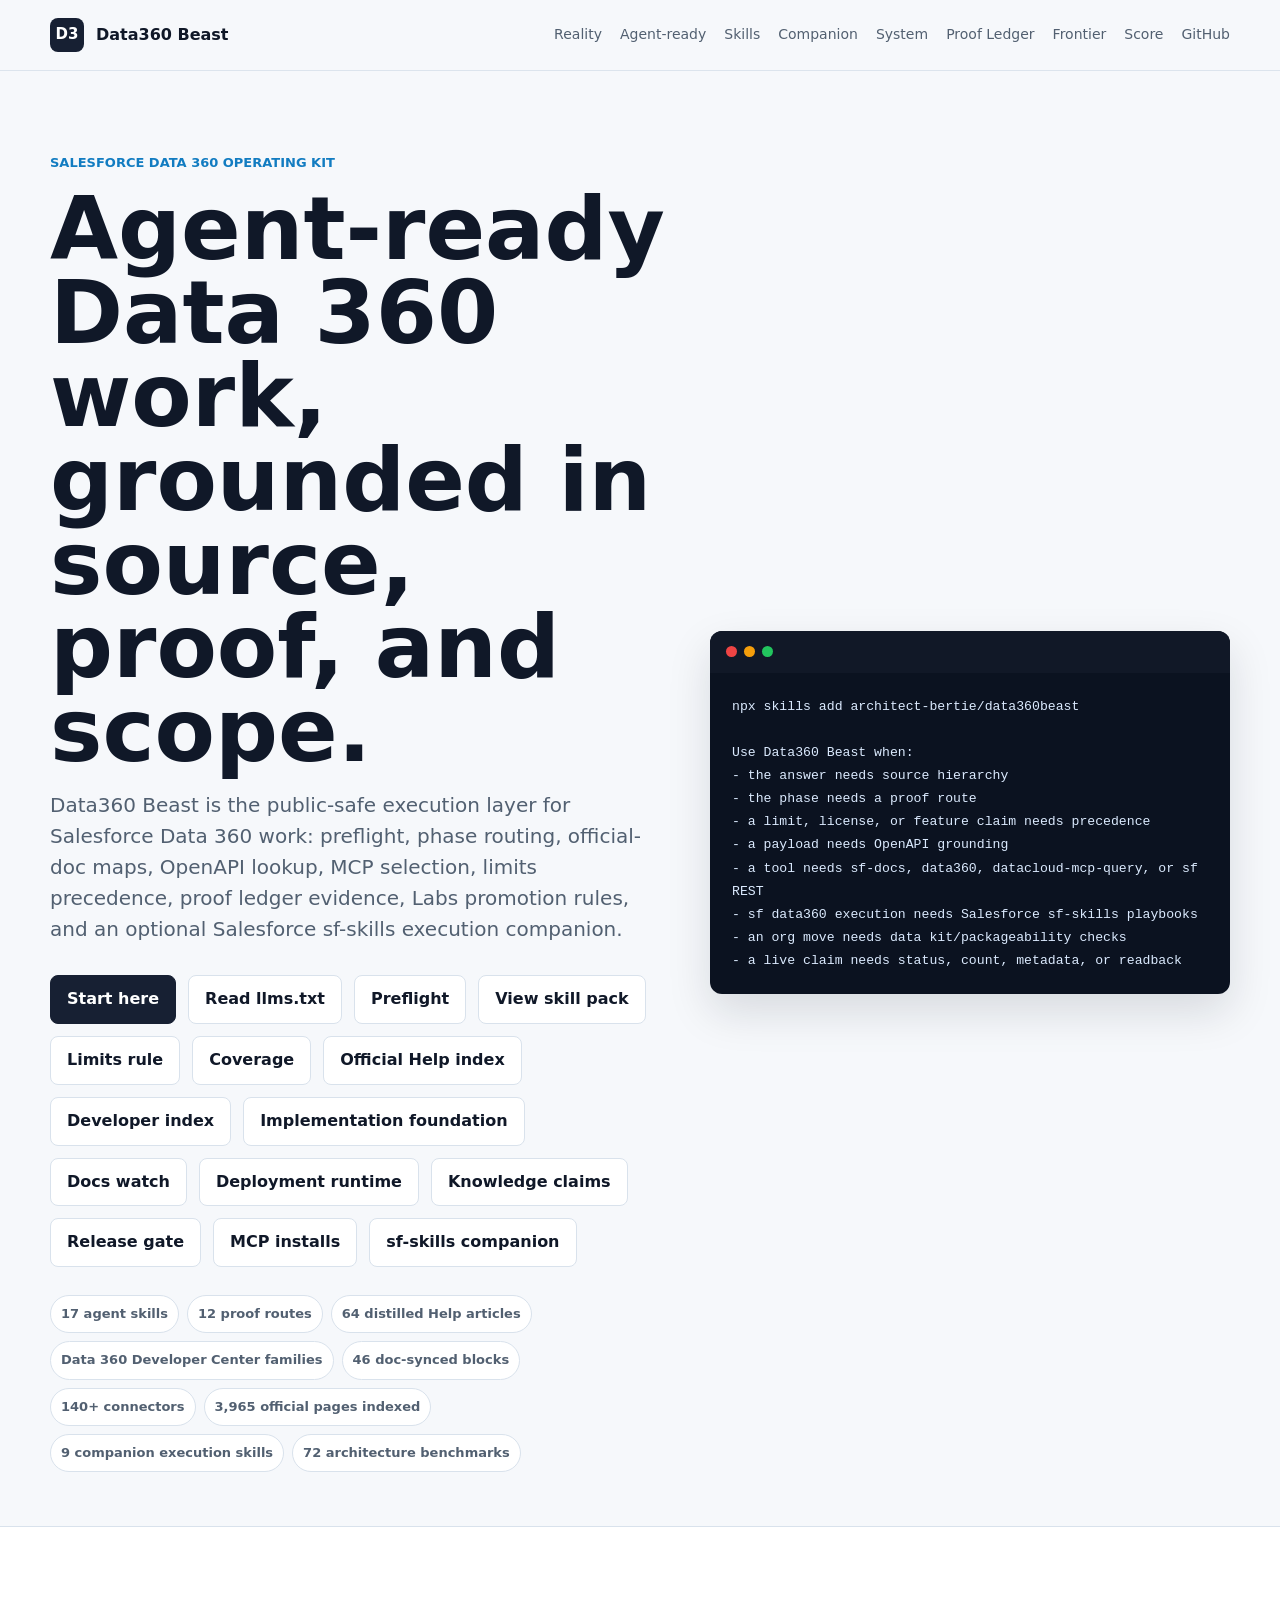
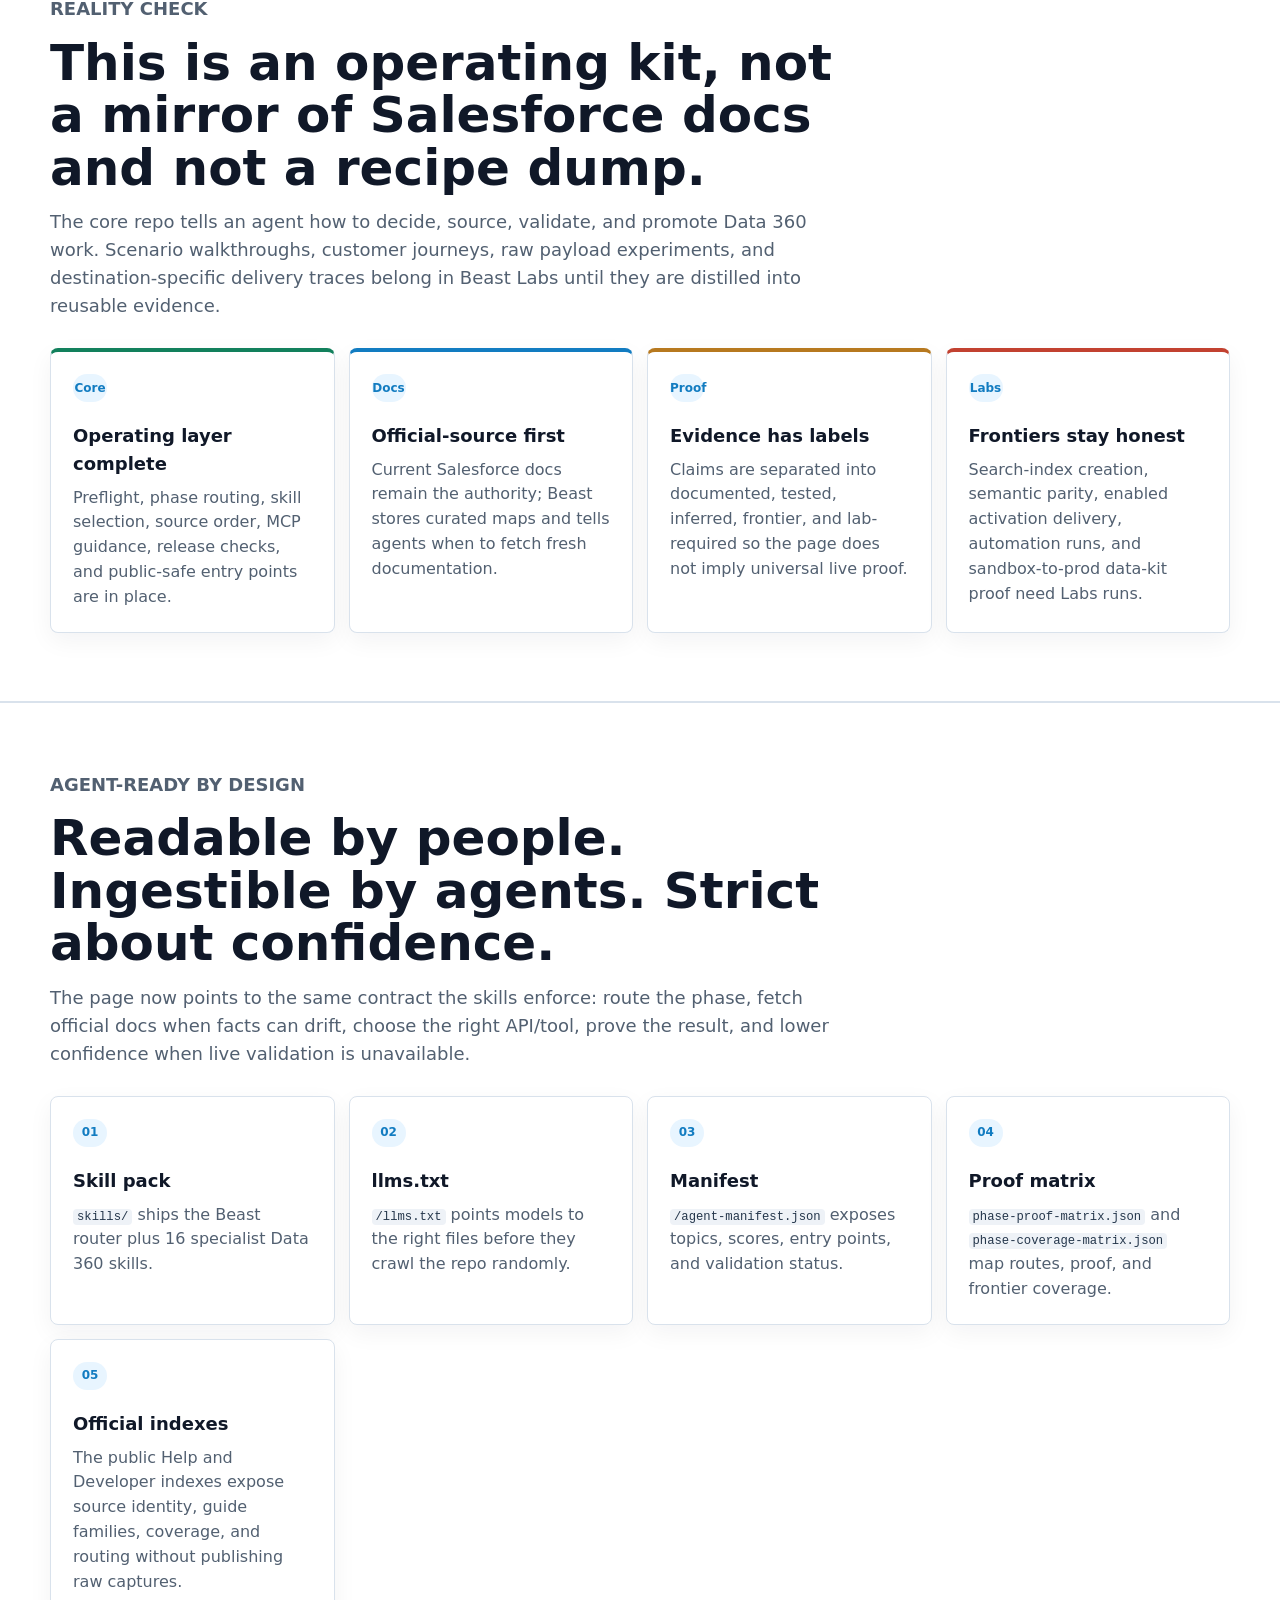
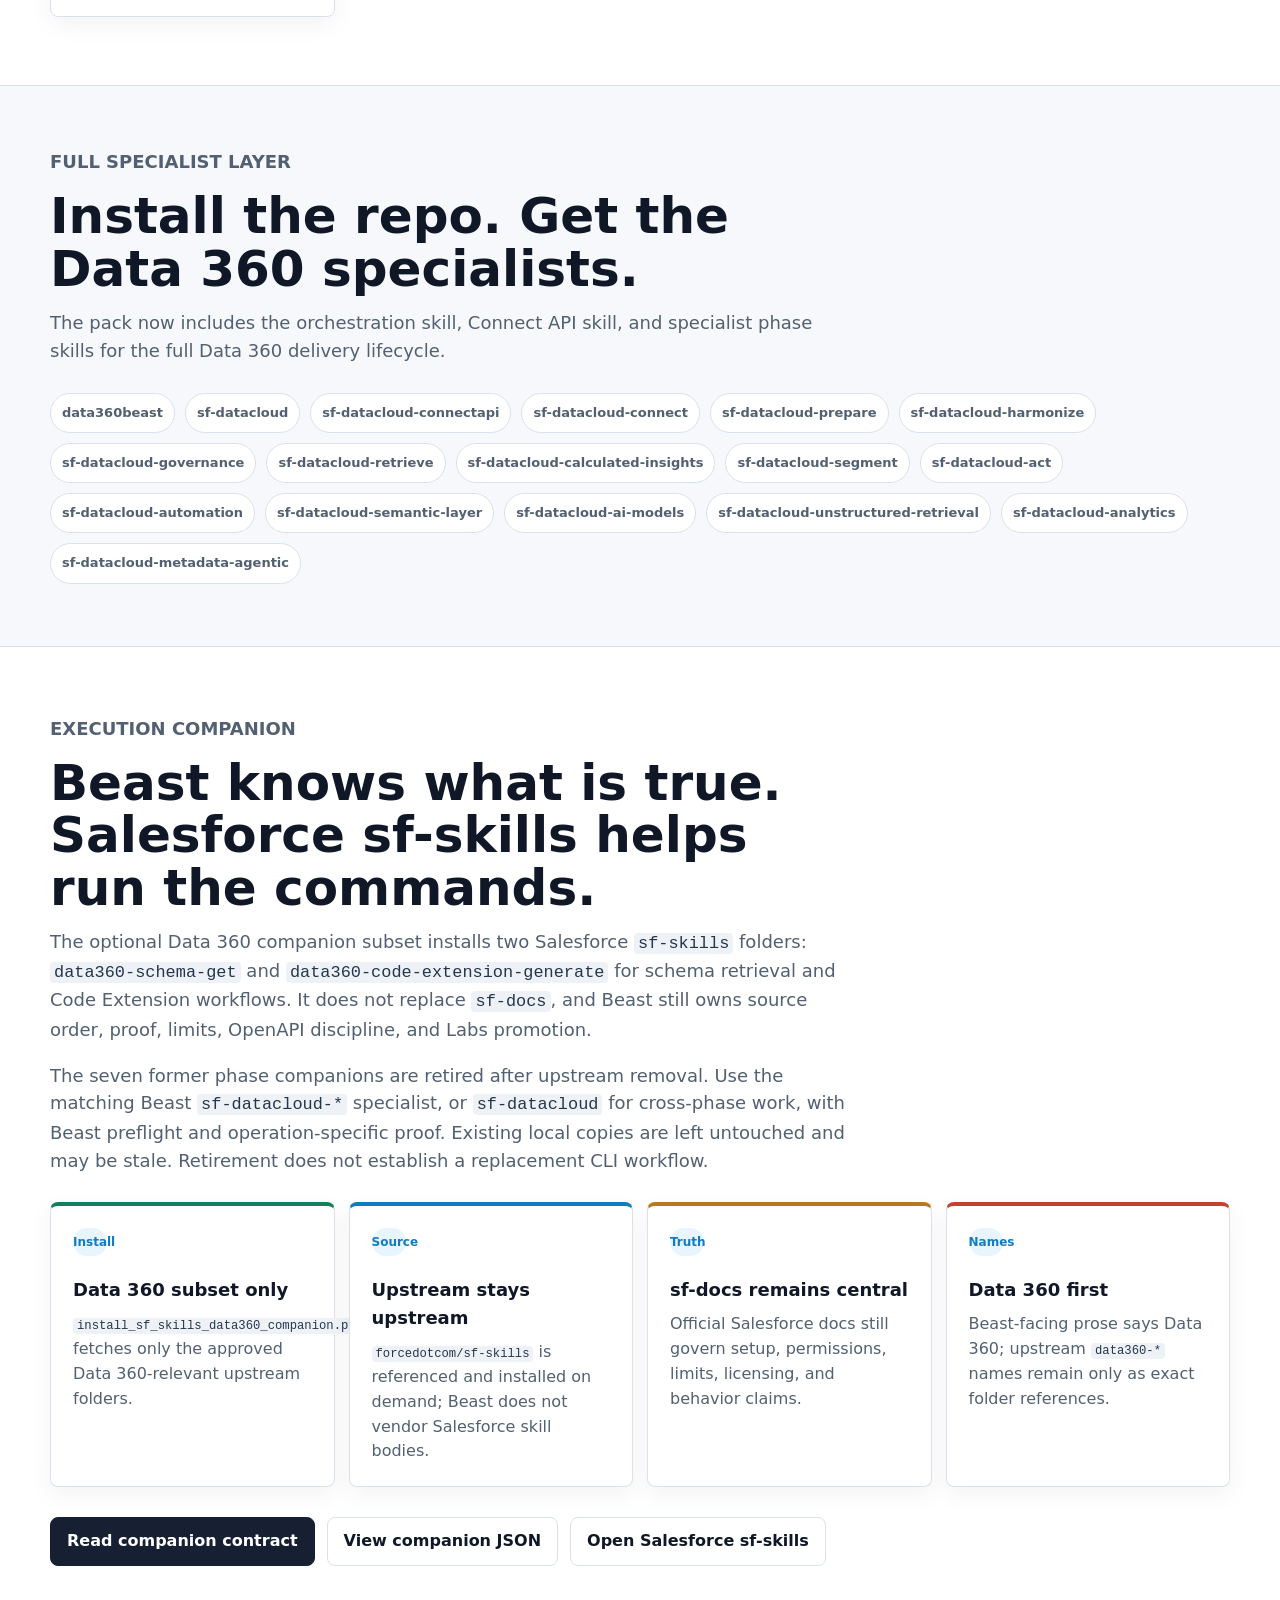
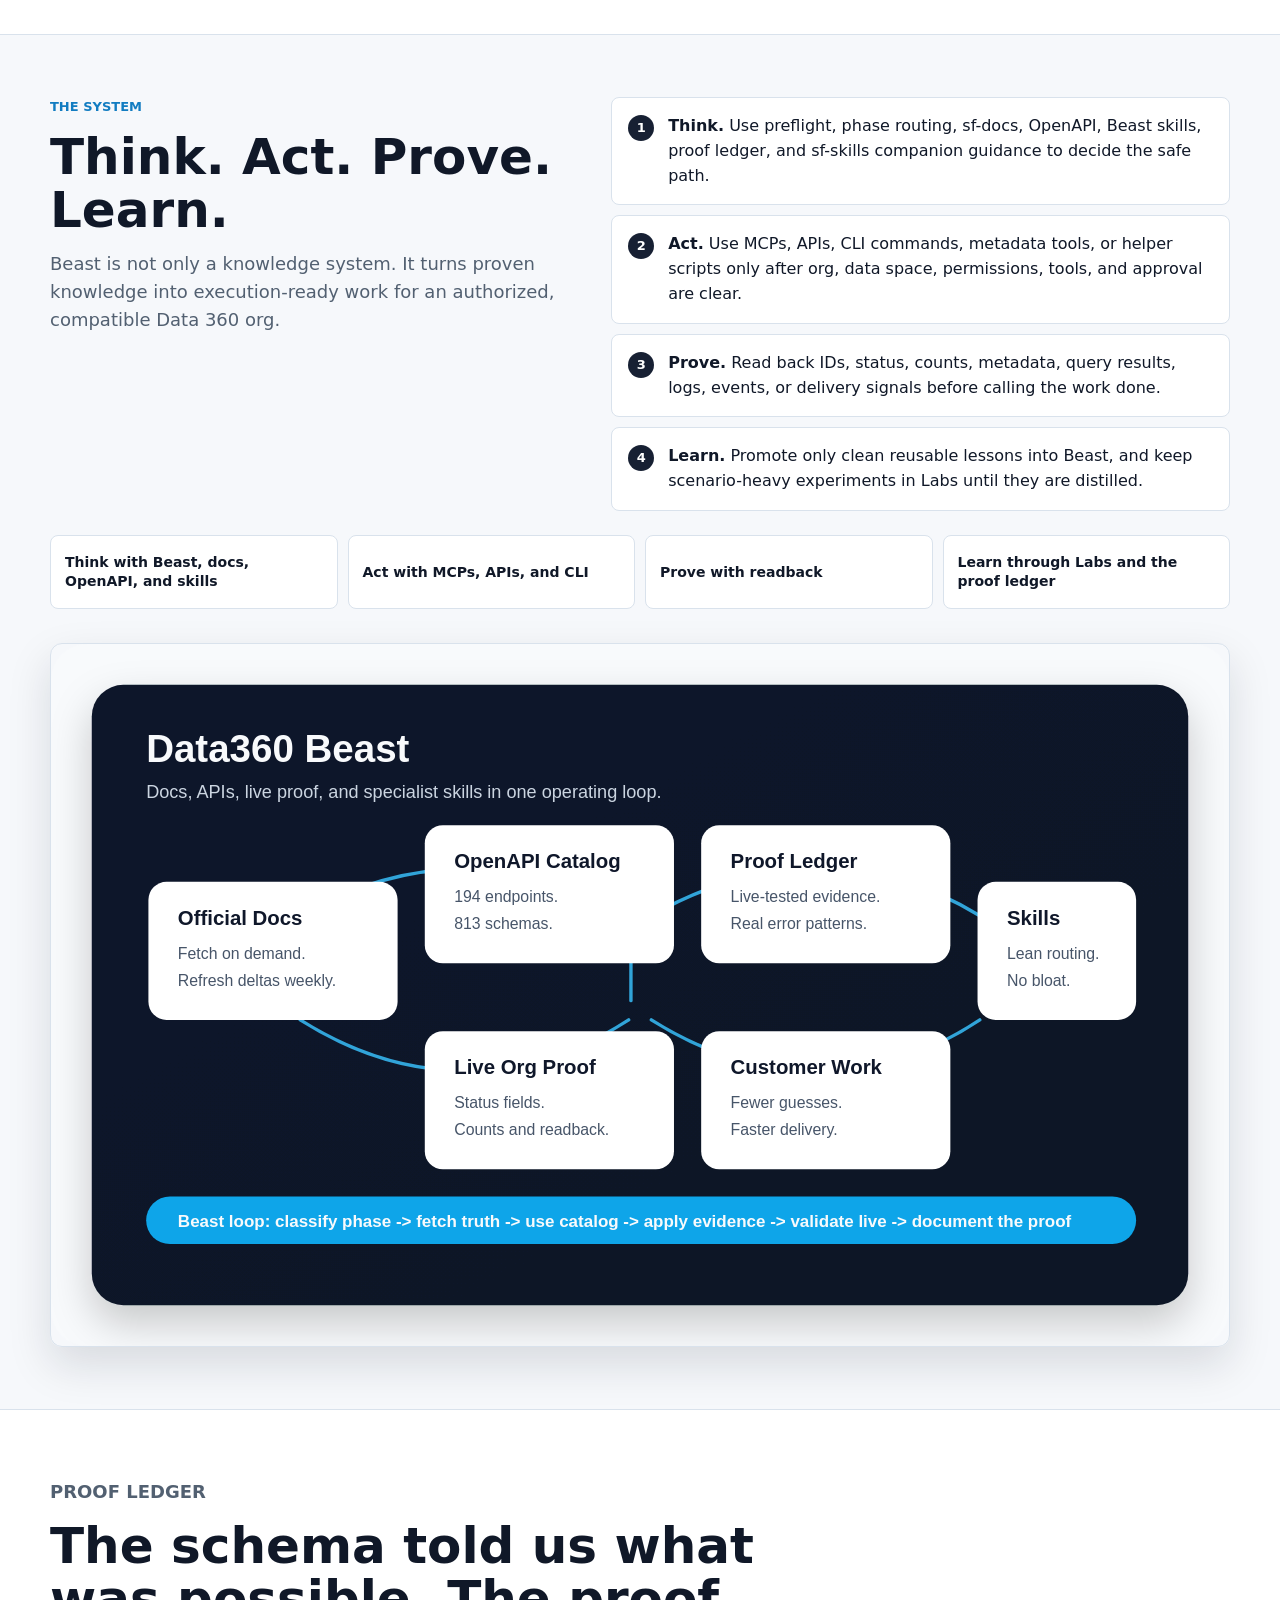
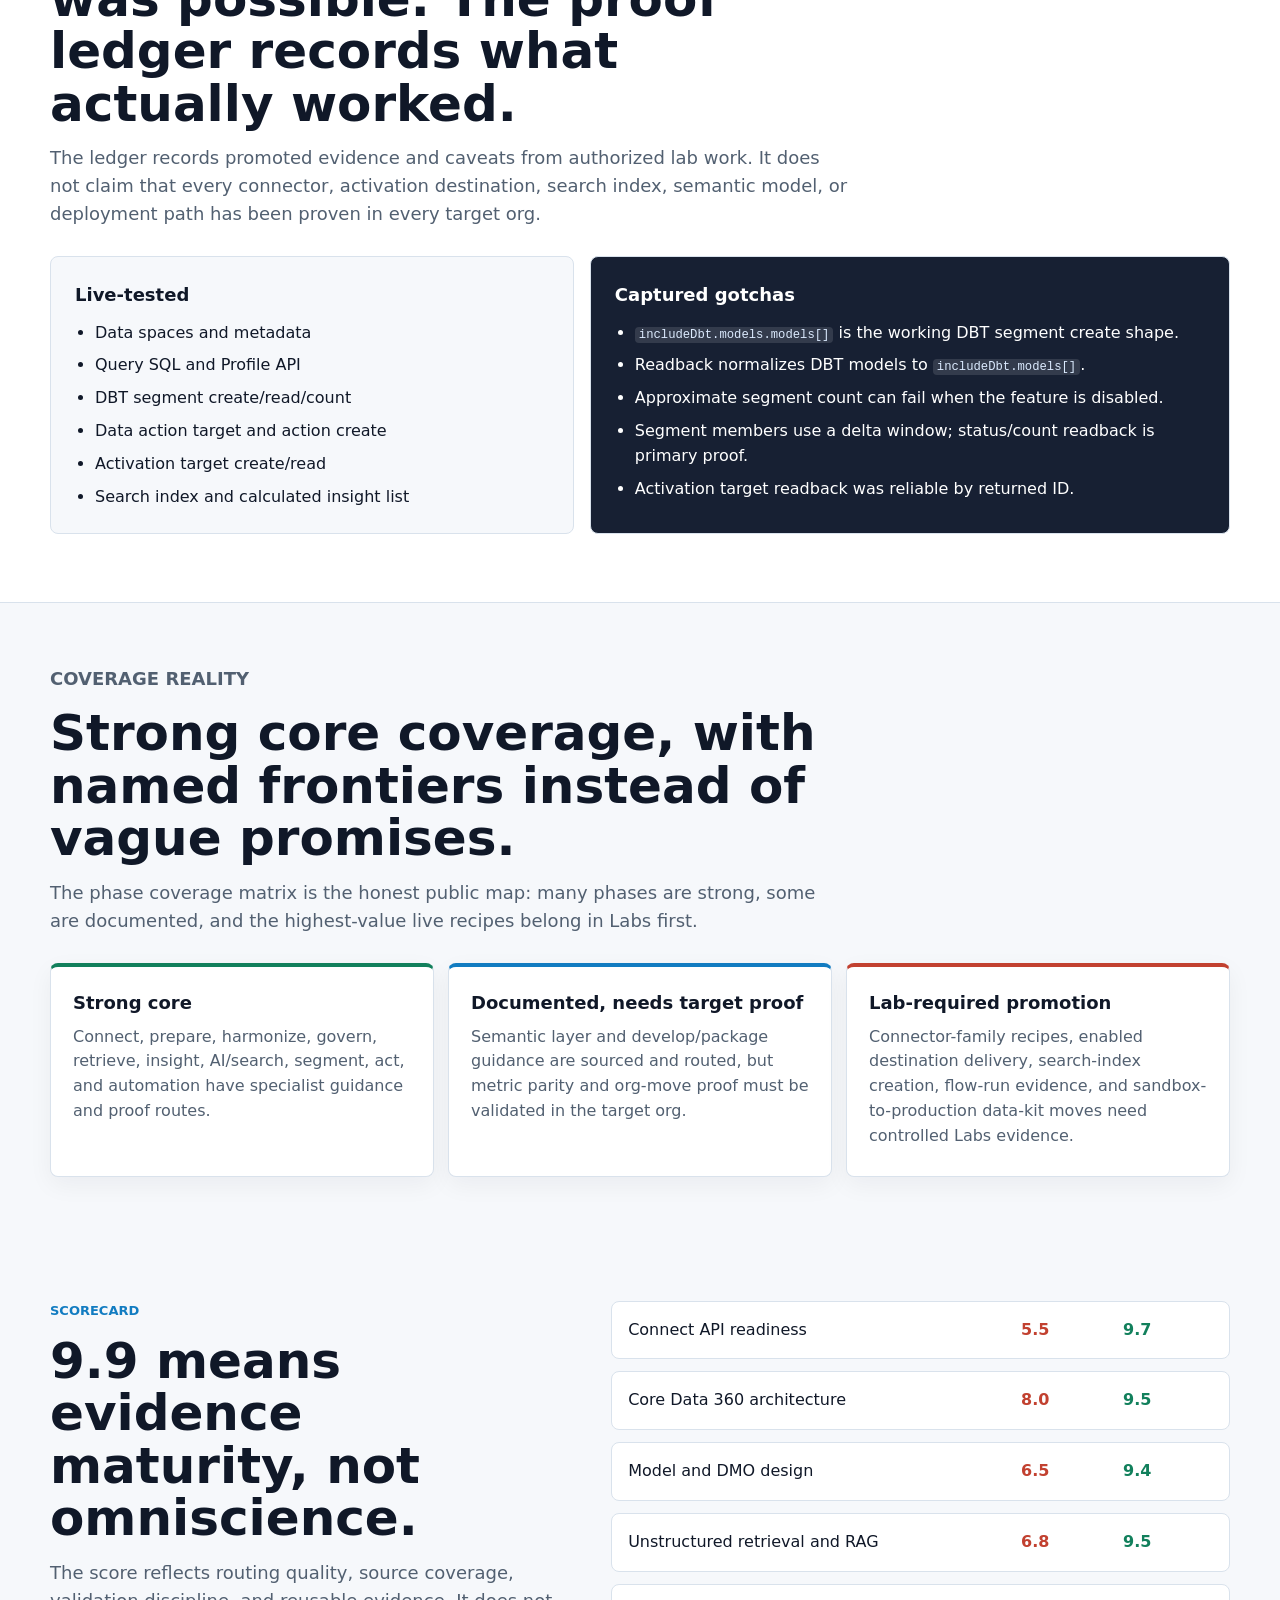
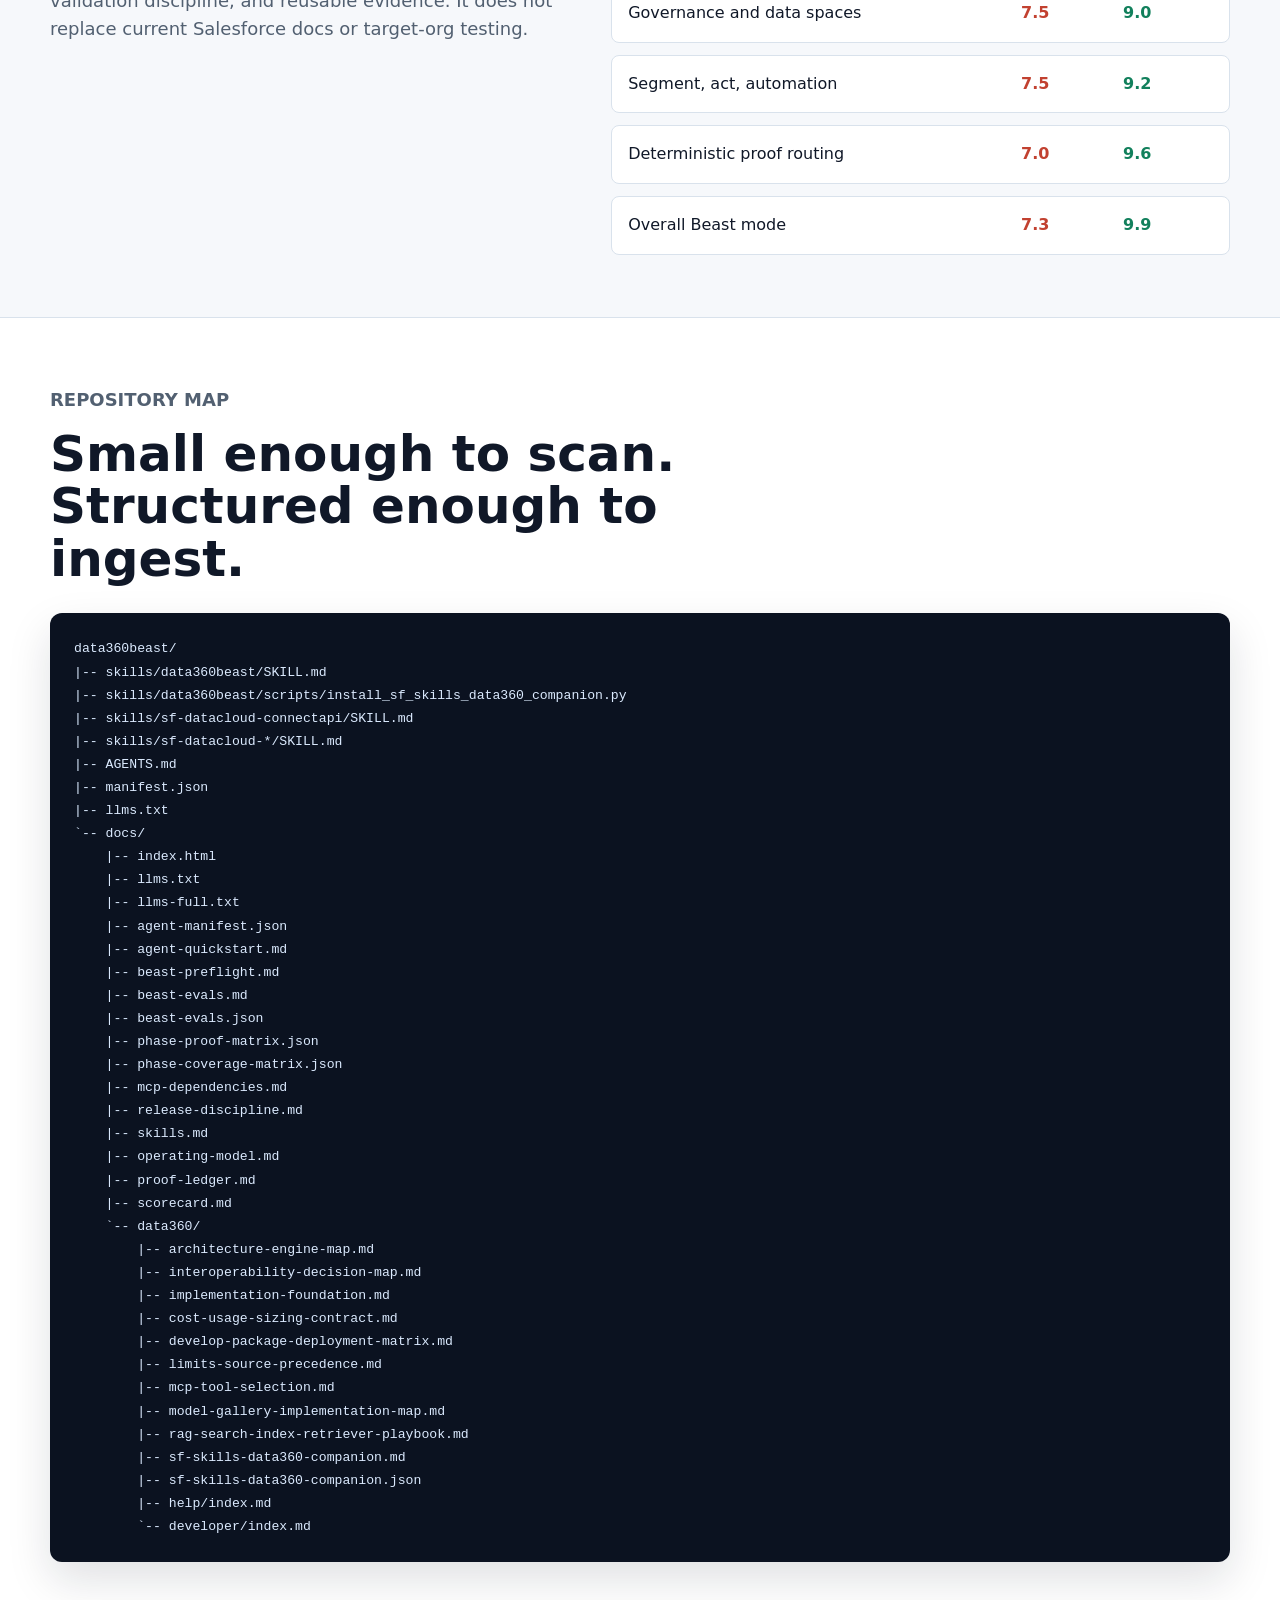
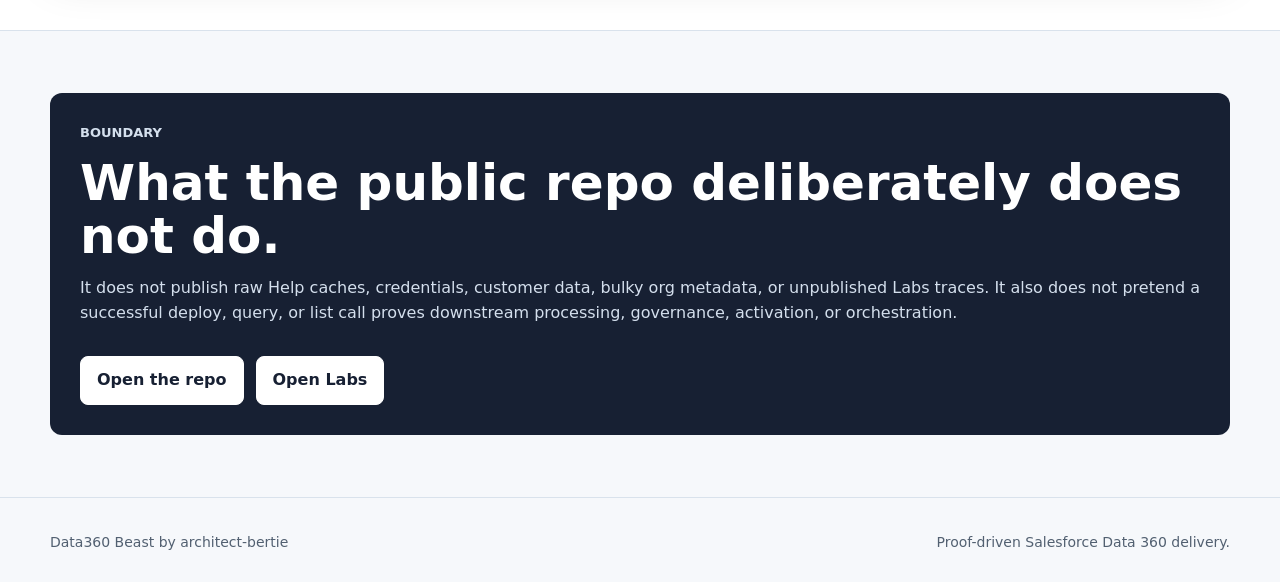
<file: docs/index.html>
<!doctype html>
<html lang="en">
  <head>
    <meta charset="utf-8">
    <meta name="viewport" content="width=device-width, initial-scale=1">
    <title>Data360 Beast | Salesforce Data 360 Operating Kit</title>
    <meta name="description" content="A proof-driven Salesforce Data 360 operating kit with preflight, phase routing, official-doc maps, OpenAPI lookup, MCP guidance, evidence maturity, and explicit Labs frontiers.">
    <meta property="og:title" content="Data360 Beast">
    <meta property="og:description" content="Salesforce Data 360, made agent-ready with source order, proof paths, skills, MCP guidance, and clear live-validation boundaries.">
    <meta property="og:type" content="website">
    <meta property="og:url" content="https://architect-bertie.github.io/data360beast/">
    <link rel="icon" href="./assets/favicon.svg" type="image/svg+xml">
    <link rel="stylesheet" href="./styles.css">
  </head>
  <body>
    <header class="site-header">
      <nav class="nav" aria-label="Primary">
        <a class="brand" href="#top" aria-label="Data360 Beast home">
          <span class="brand-mark">D3</span>
          <span>Data360 Beast</span>
        </a>
        <div class="nav-links">
          <a href="#reality">Reality</a>
          <a href="#agent-ready">Agent-ready</a>
          <a href="#skills">Skills</a>
          <a href="#companion">Companion</a>
          <a href="#system">System</a>
          <a href="#proof-ledger">Proof Ledger</a>
          <a href="#frontier">Frontier</a>
          <a href="#score">Score</a>
          <a href="https://github.com/architect-bertie/data360beast">GitHub</a>
        </div>
      </nav>
    </header>

    <main id="top">
      <section class="hero" aria-labelledby="hero-title">
        <div class="hero-copy">
          <p class="eyebrow">Salesforce Data 360 operating kit</p>
          <h1 id="hero-title">Agent-ready Data 360 work, grounded in source, proof, and scope.</h1>
          <p class="lead">
            Data360 Beast is the public-safe execution layer for Salesforce Data 360 work:
            preflight, phase routing, official-doc maps, OpenAPI lookup, MCP selection,
            limits precedence, proof ledger evidence, Labs promotion rules, and an
            optional Salesforce sf-skills execution companion.
          </p>
          <div class="actions">
            <a class="button primary" href="./agent-quickstart.md">Start here</a>
            <a class="button" href="./llms.txt">Read llms.txt</a>
            <a class="button" href="./beast-preflight.md">Preflight</a>
            <a class="button" href="./skills.md">View skill pack</a>
            <a class="button" href="./data360/limits-source-precedence.md">Limits rule</a>
            <a class="button" href="./phase-coverage-matrix.json">Coverage</a>
            <a class="button" href="./data360/help/index.md">Official Help index</a>
            <a class="button" href="./data360/developer/index.md">Developer index</a>
            <a class="button" href="./data360/implementation-foundation.md">Implementation foundation</a>
            <a class="button" href="./data360/docs-watch-operating-model.md">Docs watch</a>
            <a class="button" href="./data360/deployment-runtime.md">Deployment runtime</a>
            <a class="button" href="./data360/knowledge/claims.json">Knowledge claims</a>
            <a class="button" href="./release-discipline.md">Release gate</a>
            <a class="button" href="./mcp-dependencies.md">MCP installs</a>
            <a class="button" href="./data360/sf-skills-data360-companion.md">sf-skills companion</a>
          </div>
          <div class="hero-proof" aria-label="Project proof">
            <span>17 agent skills</span>
            <span>12 proof routes</span>
            <span>64 distilled Help articles</span>
            <span>Data 360 Developer Center families</span>
            <span>46 doc-synced blocks</span>
            <span>140+ connectors</span>
            <span>3,965 official pages indexed</span>
            <span>9 companion execution skills</span>
            <span>72 architecture benchmarks</span>
          </div>
        </div>
        <div class="terminal-card" aria-label="Agent quickstart">
          <div class="terminal-bar">
            <span></span><span></span><span></span>
          </div>
          <pre><code>npx skills add architect-bertie/data360beast

Use Data360 Beast when:
- the answer needs source hierarchy
- the phase needs a proof route
- a limit, license, or feature claim needs precedence
- a payload needs OpenAPI grounding
- a tool needs sf-docs, data360, datacloud-mcp-query, or sf REST
- sf data360 execution needs Salesforce sf-skills playbooks
- an org move needs data kit/packageability checks
- a live claim needs status, count, metadata, or readback</code></pre>
        </div>
      </section>

      <section id="reality" aria-labelledby="reality-title" class="band">
        <div class="section-heading">
          <p class="eyebrow">Reality check</p>
          <h2 id="reality-title">This is an operating kit, not a mirror of Salesforce docs and not a recipe dump.</h2>
          <p>
            The core repo tells an agent how to decide, source, validate, and promote Data 360 work.
            Scenario walkthroughs, customer journeys, raw payload experiments, and destination-specific
            delivery traces belong in Beast Labs until they are distilled into reusable evidence.
          </p>
        </div>
        <div class="status-grid">
          <article class="status-card strong">
            <span class="mini-label">Core</span>
            <h3>Operating layer complete</h3>
            <p>Preflight, phase routing, skill selection, source order, MCP guidance, release checks, and public-safe entry points are in place.</p>
          </article>
          <article class="status-card documented">
            <span class="mini-label">Docs</span>
            <h3>Official-source first</h3>
            <p>Current Salesforce docs remain the authority; Beast stores curated maps and tells agents when to fetch fresh documentation.</p>
          </article>
          <article class="status-card tested">
            <span class="mini-label">Proof</span>
            <h3>Evidence has labels</h3>
            <p>Claims are separated into documented, tested, inferred, frontier, and lab-required so the page does not imply universal live proof.</p>
          </article>
          <article class="status-card frontier">
            <span class="mini-label">Labs</span>
            <h3>Frontiers stay honest</h3>
            <p>Search-index creation, semantic parity, enabled activation delivery, automation runs, and sandbox-to-prod data-kit proof need Labs runs.</p>
          </article>
        </div>
      </section>

      <section id="agent-ready" aria-labelledby="agent-ready-title" class="band">
        <div class="section-heading">
          <p class="eyebrow">Agent-ready by design</p>
          <h2 id="agent-ready-title">Readable by people. Ingestible by agents. Strict about confidence.</h2>
          <p>
            The page now points to the same contract the skills enforce:
            route the phase, fetch official docs when facts can drift, choose the right API/tool,
            prove the result, and lower confidence when live validation is unavailable.
          </p>
        </div>
        <div class="grid four">
          <article class="card">
            <span class="mini-label">01</span>
            <h3>Skill pack</h3>
            <p><code>skills/</code> ships the Beast router plus 16 specialist Data 360 skills.</p>
          </article>
          <article class="card">
            <span class="mini-label">02</span>
            <h3>llms.txt</h3>
            <p><code>/llms.txt</code> points models to the right files before they crawl the repo randomly.</p>
          </article>
          <article class="card">
            <span class="mini-label">03</span>
            <h3>Manifest</h3>
            <p><code>/agent-manifest.json</code> exposes topics, scores, entry points, and validation status.</p>
          </article>
          <article class="card">
            <span class="mini-label">04</span>
            <h3>Proof matrix</h3>
            <p><code>phase-proof-matrix.json</code> and <code>phase-coverage-matrix.json</code> map routes, proof, and frontier coverage.</p>
          </article>
          <article class="card">
            <span class="mini-label">05</span>
            <h3>Official indexes</h3>
            <p>The public Help and Developer indexes expose source identity, guide families, coverage, and routing without publishing raw captures.</p>
          </article>
        </div>
      </section>

      <section id="skills" aria-labelledby="skills-title">
        <div class="section-heading">
          <p class="eyebrow">Full specialist layer</p>
          <h2 id="skills-title">Install the repo. Get the Data 360 specialists.</h2>
          <p>
            The pack now includes the orchestration skill, Connect API skill, and specialist
            phase skills for the full Data 360 delivery lifecycle.
          </p>
        </div>
        <div class="skill-cloud" aria-label="Data 360 skills">
          <a href="https://github.com/architect-bertie/data360beast/tree/main/skills/data360beast">data360beast</a>
          <a href="https://github.com/architect-bertie/data360beast/tree/main/skills/sf-datacloud">sf-datacloud</a>
          <a href="https://github.com/architect-bertie/data360beast/tree/main/skills/sf-datacloud-connectapi">sf-datacloud-connectapi</a>
          <a href="https://github.com/architect-bertie/data360beast/tree/main/skills/sf-datacloud-connect">sf-datacloud-connect</a>
          <a href="https://github.com/architect-bertie/data360beast/tree/main/skills/sf-datacloud-prepare">sf-datacloud-prepare</a>
          <a href="https://github.com/architect-bertie/data360beast/tree/main/skills/sf-datacloud-harmonize">sf-datacloud-harmonize</a>
          <a href="https://github.com/architect-bertie/data360beast/tree/main/skills/sf-datacloud-governance">sf-datacloud-governance</a>
          <a href="https://github.com/architect-bertie/data360beast/tree/main/skills/sf-datacloud-retrieve">sf-datacloud-retrieve</a>
          <a href="https://github.com/architect-bertie/data360beast/tree/main/skills/sf-datacloud-calculated-insights">sf-datacloud-calculated-insights</a>
          <a href="https://github.com/architect-bertie/data360beast/tree/main/skills/sf-datacloud-segment">sf-datacloud-segment</a>
          <a href="https://github.com/architect-bertie/data360beast/tree/main/skills/sf-datacloud-act">sf-datacloud-act</a>
          <a href="https://github.com/architect-bertie/data360beast/tree/main/skills/sf-datacloud-automation">sf-datacloud-automation</a>
          <a href="https://github.com/architect-bertie/data360beast/tree/main/skills/sf-datacloud-semantic-layer">sf-datacloud-semantic-layer</a>
          <a href="https://github.com/architect-bertie/data360beast/tree/main/skills/sf-datacloud-ai-models">sf-datacloud-ai-models</a>
          <a href="https://github.com/architect-bertie/data360beast/tree/main/skills/sf-datacloud-unstructured-retrieval">sf-datacloud-unstructured-retrieval</a>
          <a href="https://github.com/architect-bertie/data360beast/tree/main/skills/sf-datacloud-analytics">sf-datacloud-analytics</a>
          <a href="https://github.com/architect-bertie/data360beast/tree/main/skills/sf-datacloud-metadata-agentic">sf-datacloud-metadata-agentic</a>
        </div>
      </section>

      <section id="companion" aria-labelledby="companion-title" class="band">
        <div class="section-heading">
          <p class="eyebrow">Execution companion</p>
          <h2 id="companion-title">Beast knows what is true. Salesforce sf-skills helps run the commands.</h2>
          <p>
            The optional Data 360 companion subset installs two Salesforce
            <code>sf-skills</code> folders: <code>data360-schema-get</code> and
            <code>data360-code-extension-generate</code> for schema retrieval
            and Code Extension workflows.
            It does not replace <code>sf-docs</code>, and Beast still owns
            source order, proof, limits, OpenAPI discipline, and Labs promotion.
          </p>
          <p>
            The seven former phase companions are retired after upstream removal.
            Use the matching Beast <code>sf-datacloud-*</code> specialist, or
            <code>sf-datacloud</code> for cross-phase work, with Beast preflight
            and operation-specific proof. Existing local copies are left untouched
            and may be stale. Retirement does not establish a replacement CLI workflow.
          </p>
        </div>
        <div class="status-grid">
          <article class="status-card strong">
            <span class="mini-label">Install</span>
            <h3>Data 360 subset only</h3>
            <p><code>install_sf_skills_data360_companion.py</code> fetches only the approved Data 360-relevant upstream folders.</p>
          </article>
          <article class="status-card documented">
            <span class="mini-label">Source</span>
            <h3>Upstream stays upstream</h3>
            <p><code>forcedotcom/sf-skills</code> is referenced and installed on demand; Beast does not vendor Salesforce skill bodies.</p>
          </article>
          <article class="status-card tested">
            <span class="mini-label">Truth</span>
            <h3>sf-docs remains central</h3>
            <p>Official Salesforce docs still govern setup, permissions, limits, licensing, and behavior claims.</p>
          </article>
          <article class="status-card frontier">
            <span class="mini-label">Names</span>
            <h3>Data 360 first</h3>
            <p>Beast-facing prose says Data 360; upstream <code>data360-*</code> names remain only as exact folder references.</p>
          </article>
        </div>
        <div class="actions">
          <a class="button primary" href="./data360/sf-skills-data360-companion.md">Read companion contract</a>
          <a class="button" href="./data360/sf-skills-data360-companion.json">View companion JSON</a>
          <a class="button" href="https://github.com/forcedotcom/sf-skills">Open Salesforce sf-skills</a>
        </div>
      </section>

      <section id="system" aria-labelledby="system-title">
        <div class="split">
          <div>
            <p class="eyebrow">The system</p>
            <h2 id="system-title">Think. Act. Prove. Learn.</h2>
            <p class="section-intro">
              Beast is not only a knowledge system. It turns proven knowledge into
              execution-ready work for an authorized, compatible Data 360 org.
            </p>
          </div>
          <ol class="loop">
            <li><strong>Think.</strong> Use preflight, phase routing, sf-docs, OpenAPI, Beast skills, proof ledger, and sf-skills companion guidance to decide the safe path.</li>
            <li><strong>Act.</strong> Use MCPs, APIs, CLI commands, metadata tools, or helper scripts only after org, data space, permissions, tools, and approval are clear.</li>
            <li><strong>Prove.</strong> Read back IDs, status, counts, metadata, query results, logs, events, or delivery signals before calling the work done.</li>
            <li><strong>Learn.</strong> Promote only clean reusable lessons into Beast, and keep scenario-heavy experiments in Labs until they are distilled.</li>
          </ol>
        </div>
        <div class="flow-strip" aria-label="Think Act Prove Learn model">
          <span>Think with Beast, docs, OpenAPI, and skills</span>
          <span>Act with MCPs, APIs, and CLI</span>
          <span>Prove with readback</span>
          <span>Learn through Labs and the proof ledger</span>
        </div>
        <figure class="map-figure">
          <img src="./assets/data360beast-map.svg" alt="Data360 Beast operating map showing docs, OpenAPI, proof ledger, skills, and live org proof.">
        </figure>
      </section>

      <section id="proof-ledger" aria-labelledby="proof-ledger-title" class="band">
        <div class="section-heading">
          <p class="eyebrow">Proof ledger</p>
          <h2 id="proof-ledger-title">The schema told us what was possible. The proof ledger records what actually worked.</h2>
          <p>
            The ledger records promoted evidence and caveats from authorized lab work.
            It does not claim that every connector, activation destination, search index,
            semantic model, or deployment path has been proven in every target org.
          </p>
        </div>
        <div class="evidence-layout">
          <div class="proof-panel">
            <h3>Live-tested</h3>
            <ul>
              <li>Data spaces and metadata</li>
              <li>Query SQL and Profile API</li>
              <li>DBT segment create/read/count</li>
              <li>Data action target and action create</li>
              <li>Activation target create/read</li>
              <li>Search index and calculated insight list</li>
            </ul>
          </div>
          <div class="proof-panel dark">
            <h3>Captured gotchas</h3>
            <ul>
              <li><code>includeDbt.models.models[]</code> is the working DBT segment create shape.</li>
              <li>Readback normalizes DBT models to <code>includeDbt.models[]</code>.</li>
              <li>Approximate segment count can fail when the feature is disabled.</li>
              <li>Segment members use a delta window; status/count readback is primary proof.</li>
              <li>Activation target readback was reliable by returned ID.</li>
            </ul>
          </div>
        </div>
      </section>

      <section id="frontier" aria-labelledby="frontier-title">
        <div class="section-heading">
          <p class="eyebrow">Coverage reality</p>
          <h2 id="frontier-title">Strong core coverage, with named frontiers instead of vague promises.</h2>
          <p>
            The phase coverage matrix is the honest public map: many phases are strong,
            some are documented, and the highest-value live recipes belong in Labs first.
          </p>
        </div>
        <div class="lane-grid" aria-label="Coverage lanes">
          <article class="lane strong">
            <h3>Strong core</h3>
            <p>Connect, prepare, harmonize, govern, retrieve, insight, AI/search, segment, act, and automation have specialist guidance and proof routes.</p>
          </article>
          <article class="lane documented">
            <h3>Documented, needs target proof</h3>
            <p>Semantic layer and develop/package guidance are sourced and routed, but metric parity and org-move proof must be validated in the target org.</p>
          </article>
          <article class="lane frontier">
            <h3>Lab-required promotion</h3>
            <p>Connector-family recipes, enabled destination delivery, search-index creation, flow-run evidence, and sandbox-to-production data-kit moves need controlled Labs evidence.</p>
          </article>
        </div>
      </section>

      <section id="score" aria-labelledby="score-title">
        <div class="split">
          <div>
            <p class="eyebrow">Scorecard</p>
            <h2 id="score-title">9.9 means evidence maturity, not omniscience.</h2>
            <p class="section-intro">
              The score reflects routing quality, source coverage, validation discipline,
              and reusable evidence. It does not replace current Salesforce docs or target-org testing.
            </p>
          </div>
          <div class="scoreboard" aria-label="Before and after scores">
            <div class="score-row">
              <span>Connect API readiness</span>
              <span class="before">5.5</span>
              <span class="after">9.7</span>
            </div>
            <div class="score-row">
              <span>Core Data 360 architecture</span>
              <span class="before">8.0</span>
              <span class="after">9.5</span>
            </div>
            <div class="score-row">
              <span>Model and DMO design</span>
              <span class="before">6.5</span>
              <span class="after">9.4</span>
            </div>
            <div class="score-row">
              <span>Unstructured retrieval and RAG</span>
              <span class="before">6.8</span>
              <span class="after">9.5</span>
            </div>
            <div class="score-row">
              <span>Governance and data spaces</span>
              <span class="before">7.5</span>
              <span class="after">9.0</span>
            </div>
            <div class="score-row">
              <span>Segment, act, automation</span>
              <span class="before">7.5</span>
              <span class="after">9.2</span>
            </div>
            <div class="score-row">
              <span>Deterministic proof routing</span>
              <span class="before">7.0</span>
              <span class="after">9.6</span>
            </div>
            <div class="score-row">
              <span>Overall Beast mode</span>
              <span class="before">7.3</span>
              <span class="after">9.9</span>
            </div>
          </div>
        </div>
      </section>

      <section aria-labelledby="repo-title" class="band">
        <div class="section-heading">
          <p class="eyebrow">Repository map</p>
          <h2 id="repo-title">Small enough to scan. Structured enough to ingest.</h2>
        </div>
        <div class="repo-map">
          <pre><code>data360beast/
|-- skills/data360beast/SKILL.md
|-- skills/data360beast/scripts/install_sf_skills_data360_companion.py
|-- skills/sf-datacloud-connectapi/SKILL.md
|-- skills/sf-datacloud-*/SKILL.md
|-- AGENTS.md
|-- manifest.json
|-- llms.txt
`-- docs/
    |-- index.html
    |-- llms.txt
    |-- llms-full.txt
    |-- agent-manifest.json
    |-- agent-quickstart.md
    |-- beast-preflight.md
    |-- beast-evals.md
    |-- beast-evals.json
    |-- phase-proof-matrix.json
    |-- phase-coverage-matrix.json
    |-- mcp-dependencies.md
    |-- release-discipline.md
    |-- skills.md
    |-- operating-model.md
    |-- proof-ledger.md
    |-- scorecard.md
    `-- data360/
        |-- architecture-engine-map.md
        |-- interoperability-decision-map.md
        |-- implementation-foundation.md
        |-- cost-usage-sizing-contract.md
        |-- develop-package-deployment-matrix.md
        |-- limits-source-precedence.md
        |-- mcp-tool-selection.md
        |-- model-gallery-implementation-map.md
        |-- rag-search-index-retriever-playbook.md
        |-- sf-skills-data360-companion.md
        |-- sf-skills-data360-companion.json
        |-- help/index.md
        `-- developer/index.md</code></pre>
        </div>
      </section>

      <section aria-labelledby="boundary-title">
        <div class="callout">
          <p class="eyebrow">Boundary</p>
          <h2 id="boundary-title">What the public repo deliberately does not do.</h2>
          <p>
            It does not publish raw Help caches, credentials, customer data, bulky org metadata,
            or unpublished Labs traces. It also does not pretend a successful deploy, query,
            or list call proves downstream processing, governance, activation, or orchestration.
          </p>
          <div class="actions">
            <a class="button light" href="https://github.com/architect-bertie/data360beast">Open the repo</a>
            <a class="button light" href="https://github.com/architect-bertie/data360beast-labs">Open Labs</a>
          </div>
        </div>
      </section>
    </main>

    <footer class="site-footer">
      <div class="footer-inner">
        <span>Data360 Beast by architect-bertie</span>
        <span>Proof-driven Salesforce Data 360 delivery.</span>
      </div>
    </footer>
  </body>
</html>
</file>
<file: docs/styles.css>
:root {
  --ink: #101828;
  --muted: #526071;
  --line: #d9e2ec;
  --paper: #f6f8fb;
  --panel: #ffffff;
  --navy: #172033;
  --blue: #127cc1;
  --sky: #e8f5ff;
  --green: #12805c;
  --green-soft: #e7f7ef;
  --amber: #b7791f;
  --amber-soft: #fff4d6;
  --red: #c24130;
  --radius: 8px;
  --shadow: 0 18px 44px rgba(16, 24, 40, .13);
  color-scheme: light;
}

* {
  box-sizing: border-box;
}

html {
  scroll-behavior: smooth;
}

body {
  margin: 0;
  background: var(--paper);
  color: var(--ink);
  font-family: Inter, ui-sans-serif, system-ui, -apple-system, BlinkMacSystemFont, "Segoe UI", sans-serif;
  line-height: 1.55;
}

a {
  color: inherit;
}

code {
  padding: 1px 4px;
  border-radius: 4px;
  background: #eef2f7;
  color: #24364b;
  font-size: .94em;
}

pre {
  margin: 0;
  white-space: pre-wrap;
}

pre code {
  padding: 0;
  background: transparent;
  color: inherit;
}

.site-header {
  position: sticky;
  top: 0;
  z-index: 20;
  border-bottom: 1px solid rgba(217, 226, 236, .9);
  background: rgba(246, 248, 251, .94);
  backdrop-filter: blur(16px);
}

.nav {
  width: min(1180px, calc(100% - 32px));
  min-height: 70px;
  margin: 0 auto;
  display: flex;
  align-items: center;
  justify-content: space-between;
  gap: 22px;
}

.brand {
  display: flex;
  align-items: center;
  gap: 12px;
  font-weight: 850;
  text-decoration: none;
}

.brand-mark {
  width: 34px;
  height: 34px;
  border-radius: 8px;
  display: grid;
  place-items: center;
  background: var(--navy);
  color: #ffffff;
  font-size: 15px;
}

.nav-links {
  display: flex;
  gap: 18px;
  align-items: center;
  color: var(--muted);
  font-size: 14px;
}

.nav-links a {
  text-decoration: none;
}

.nav-links a:hover {
  color: var(--ink);
}

.hero {
  width: min(1180px, calc(100% - 32px));
  margin: 0 auto;
  padding: 82px 0 54px;
  display: grid;
  grid-template-columns: minmax(0, 1fr) minmax(360px, 520px);
  gap: 44px;
  align-items: center;
}

.hero-copy {
  max-width: 760px;
}

.eyebrow {
  margin: 0 0 14px;
  color: var(--blue);
  font-size: 13px;
  font-weight: 850;
  letter-spacing: 0;
  text-transform: uppercase;
}

h1,
h2,
h3,
p {
  margin-top: 0;
}

h1 {
  margin-bottom: 18px;
  font-size: clamp(46px, 7vw, 88px);
  line-height: .95;
  letter-spacing: 0;
}

h2 {
  margin-bottom: 14px;
  font-size: clamp(30px, 4vw, 50px);
  line-height: 1.05;
  letter-spacing: 0;
}

h3 {
  margin-bottom: 8px;
  font-size: 18px;
}

.lead {
  max-width: 700px;
  color: var(--muted);
  font-size: 20px;
}

.actions {
  display: flex;
  flex-wrap: wrap;
  gap: 12px;
  margin-top: 30px;
}

.button {
  min-height: 44px;
  padding: 11px 16px;
  border: 1px solid var(--line);
  border-radius: var(--radius);
  display: inline-flex;
  align-items: center;
  justify-content: center;
  gap: 8px;
  text-decoration: none;
  font-weight: 780;
  background: #ffffff;
}

.button.primary {
  border-color: var(--navy);
  background: var(--navy);
  color: #ffffff;
}

.button.light {
  border-color: #ffffff;
  background: #ffffff;
  color: var(--navy);
}

.button:hover {
  transform: translateY(-1px);
}

.hero-proof {
  margin-top: 28px;
  display: flex;
  flex-wrap: wrap;
  gap: 8px;
}

.hero-proof span {
  padding: 8px 10px;
  border: 1px solid var(--line);
  border-radius: 999px;
  background: #ffffff;
  color: var(--muted);
  font-size: 13px;
  font-weight: 700;
}

.terminal-card {
  border-radius: 12px;
  background: #0b1220;
  color: #dbeafe;
  box-shadow: var(--shadow);
  overflow: hidden;
}

.terminal-bar {
  height: 42px;
  padding-left: 16px;
  display: flex;
  align-items: center;
  gap: 7px;
  background: #111827;
}

.terminal-bar span {
  width: 11px;
  height: 11px;
  border-radius: 50%;
  background: #ef4444;
}

.terminal-bar span:nth-child(2) {
  background: #f59e0b;
}

.terminal-bar span:nth-child(3) {
  background: #22c55e;
}

.terminal-card pre {
  padding: 22px;
  font-size: 14px;
  line-height: 1.65;
}

main section {
  width: min(1180px, calc(100% - 32px));
  margin: 0 auto;
  padding: 62px 0;
}

.band {
  width: 100%;
  max-width: none;
  padding: 68px max(16px, calc((100% - 1180px) / 2));
  background: #ffffff;
  border-top: 1px solid var(--line);
  border-bottom: 1px solid var(--line);
}

.section-heading {
  max-width: 800px;
  margin-bottom: 28px;
}

.section-heading p,
.section-intro {
  color: var(--muted);
  font-size: 18px;
}

.grid {
  display: grid;
  gap: 14px;
}

.grid.two {
  grid-template-columns: repeat(2, minmax(0, 1fr));
}

.grid.four {
  grid-template-columns: repeat(4, minmax(0, 1fr));
}

.status-grid,
.lane-grid {
  display: grid;
  grid-template-columns: repeat(4, minmax(0, 1fr));
  gap: 14px;
}

.lane-grid {
  grid-template-columns: repeat(3, minmax(0, 1fr));
}

.card {
  min-height: 184px;
  padding: 22px;
  border: 1px solid var(--line);
  border-radius: var(--radius);
  background: var(--panel);
  box-shadow: 0 8px 24px rgba(16, 24, 40, .05);
}

.card p {
  margin-bottom: 0;
  color: var(--muted);
}

.status-card,
.lane {
  min-height: 214px;
  padding: 22px;
  border: 1px solid var(--line);
  border-radius: var(--radius);
  background: var(--panel);
  box-shadow: 0 8px 24px rgba(16, 24, 40, .05);
}

.status-card p,
.lane p {
  margin-bottom: 0;
  color: var(--muted);
}

.status-card.strong,
.lane.strong {
  border-top: 4px solid var(--green);
}

.status-card.documented,
.lane.documented {
  border-top: 4px solid var(--blue);
}

.status-card.tested {
  border-top: 4px solid var(--amber);
}

.status-card.frontier,
.lane.frontier {
  border-top: 4px solid var(--red);
}

.mini-label {
  width: 34px;
  height: 28px;
  margin-bottom: 20px;
  border-radius: 999px;
  display: grid;
  place-items: center;
  background: var(--sky);
  color: var(--blue);
  font-size: 12px;
  font-weight: 900;
}

.split {
  display: grid;
  grid-template-columns: minmax(0, .92fr) minmax(0, 1.08fr);
  gap: 34px;
  align-items: start;
}

.loop {
  counter-reset: loop;
  display: grid;
  gap: 10px;
  margin: 0;
  padding: 0;
}

.loop li {
  list-style: none;
  padding: 16px 16px 16px 56px;
  border: 1px solid var(--line);
  border-radius: var(--radius);
  background: #ffffff;
  position: relative;
}

.loop li::before {
  counter-increment: loop;
  content: counter(loop);
  position: absolute;
  left: 16px;
  top: 17px;
  width: 26px;
  height: 26px;
  border-radius: 50%;
  display: grid;
  place-items: center;
  background: var(--navy);
  color: #ffffff;
  font-size: 13px;
  font-weight: 850;
}

.flow-strip {
  margin-top: 24px;
  display: grid;
  grid-template-columns: repeat(4, minmax(0, 1fr));
  gap: 10px;
}

.flow-strip span {
  min-height: 74px;
  display: flex;
  align-items: center;
  padding: 14px;
  border: 1px solid var(--line);
  border-radius: var(--radius);
  background: #ffffff;
  color: var(--ink);
  font-size: 14px;
  line-height: 1.35;
  font-weight: 750;
}

.map-figure {
  margin: 34px 0 0;
}

.map-figure img {
  width: 100%;
  height: auto;
  display: block;
  border: 1px solid var(--line);
  border-radius: 12px;
  box-shadow: var(--shadow);
}

.evidence-layout {
  display: grid;
  grid-template-columns: minmax(0, .9fr) minmax(0, 1.1fr);
  gap: 16px;
}

.skill-cloud {
  display: flex;
  flex-wrap: wrap;
  gap: 10px;
}

.skill-cloud a {
  padding: 9px 11px;
  border: 1px solid var(--line);
  border-radius: 999px;
  background: #ffffff;
  color: var(--muted);
  text-decoration: none;
  font-size: 13px;
  font-weight: 760;
}

.skill-cloud a:hover {
  color: var(--ink);
  border-color: var(--blue);
}

.proof-panel {
  padding: 24px;
  border: 1px solid var(--line);
  border-radius: var(--radius);
  background: var(--paper);
}

.proof-panel.dark {
  background: var(--navy);
  color: #ffffff;
}

.proof-panel ul {
  margin: 12px 0 0;
  padding-left: 20px;
}

.proof-panel li + li {
  margin-top: 8px;
}

.proof-panel.dark code {
  background: rgba(255, 255, 255, .12);
  color: #dbeafe;
}

.scoreboard {
  display: grid;
  gap: 12px;
}

.score-row {
  padding: 16px;
  border: 1px solid var(--line);
  border-radius: var(--radius);
  background: #ffffff;
  display: grid;
  grid-template-columns: 1fr 90px 90px;
  gap: 12px;
  align-items: center;
}

.score-row .before {
  color: var(--red);
  font-weight: 850;
}

.score-row .after {
  color: var(--green);
  font-weight: 850;
}

.repo-map {
  border-radius: 12px;
  background: #0b1220;
  color: #dbeafe;
  overflow: hidden;
  box-shadow: var(--shadow);
}

.repo-map pre {
  padding: 24px;
  font-size: 14px;
  line-height: 1.65;
}

.callout {
  padding: 30px;
  border-radius: 12px;
  background: var(--navy);
  color: #ffffff;
}

.callout p {
  color: #d4dfed;
}

.site-footer {
  padding: 34px 0;
  border-top: 1px solid var(--line);
}

.footer-inner {
  width: min(1180px, calc(100% - 32px));
  margin: 0 auto;
  display: flex;
  justify-content: space-between;
  gap: 20px;
  color: var(--muted);
  font-size: 14px;
}

.simple-page {
  min-height: 100vh;
  display: grid;
  place-items: center;
  padding: 24px;
}

.not-found {
  width: min(580px, 100%);
}

@media (max-width: 1020px) {
  .hero,
  .split,
  .evidence-layout,
  .status-grid,
  .lane-grid,
  .grid.four,
  .grid.two,
  .flow-strip {
    grid-template-columns: 1fr;
  }

  .hero {
    padding-top: 52px;
  }
}

@media (max-width: 720px) {
  .nav {
    align-items: flex-start;
    flex-direction: column;
    padding: 14px 0;
  }

  .nav-links {
    width: 100%;
    overflow-x: auto;
    padding-bottom: 4px;
  }

  .score-row {
    grid-template-columns: 1fr;
  }

  .footer-inner,
  .actions {
    flex-direction: column;
  }
}
</file>
